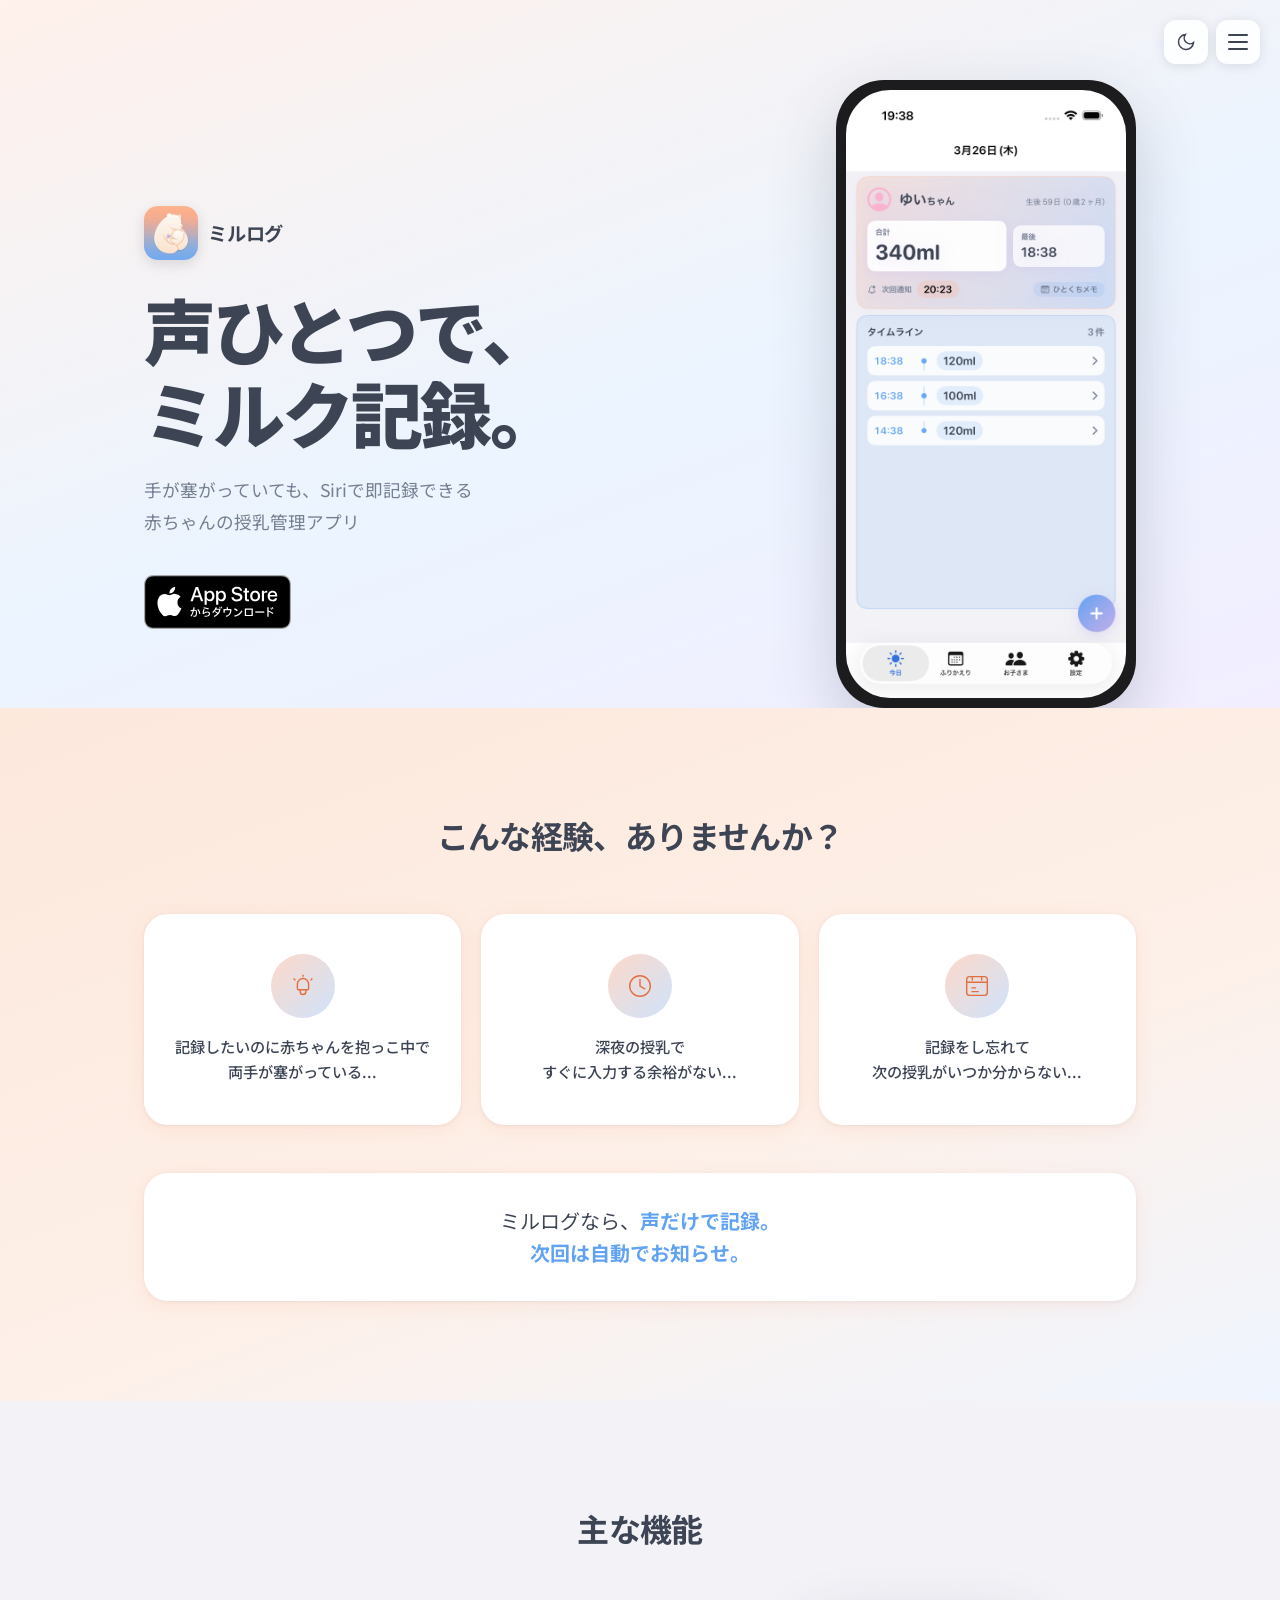
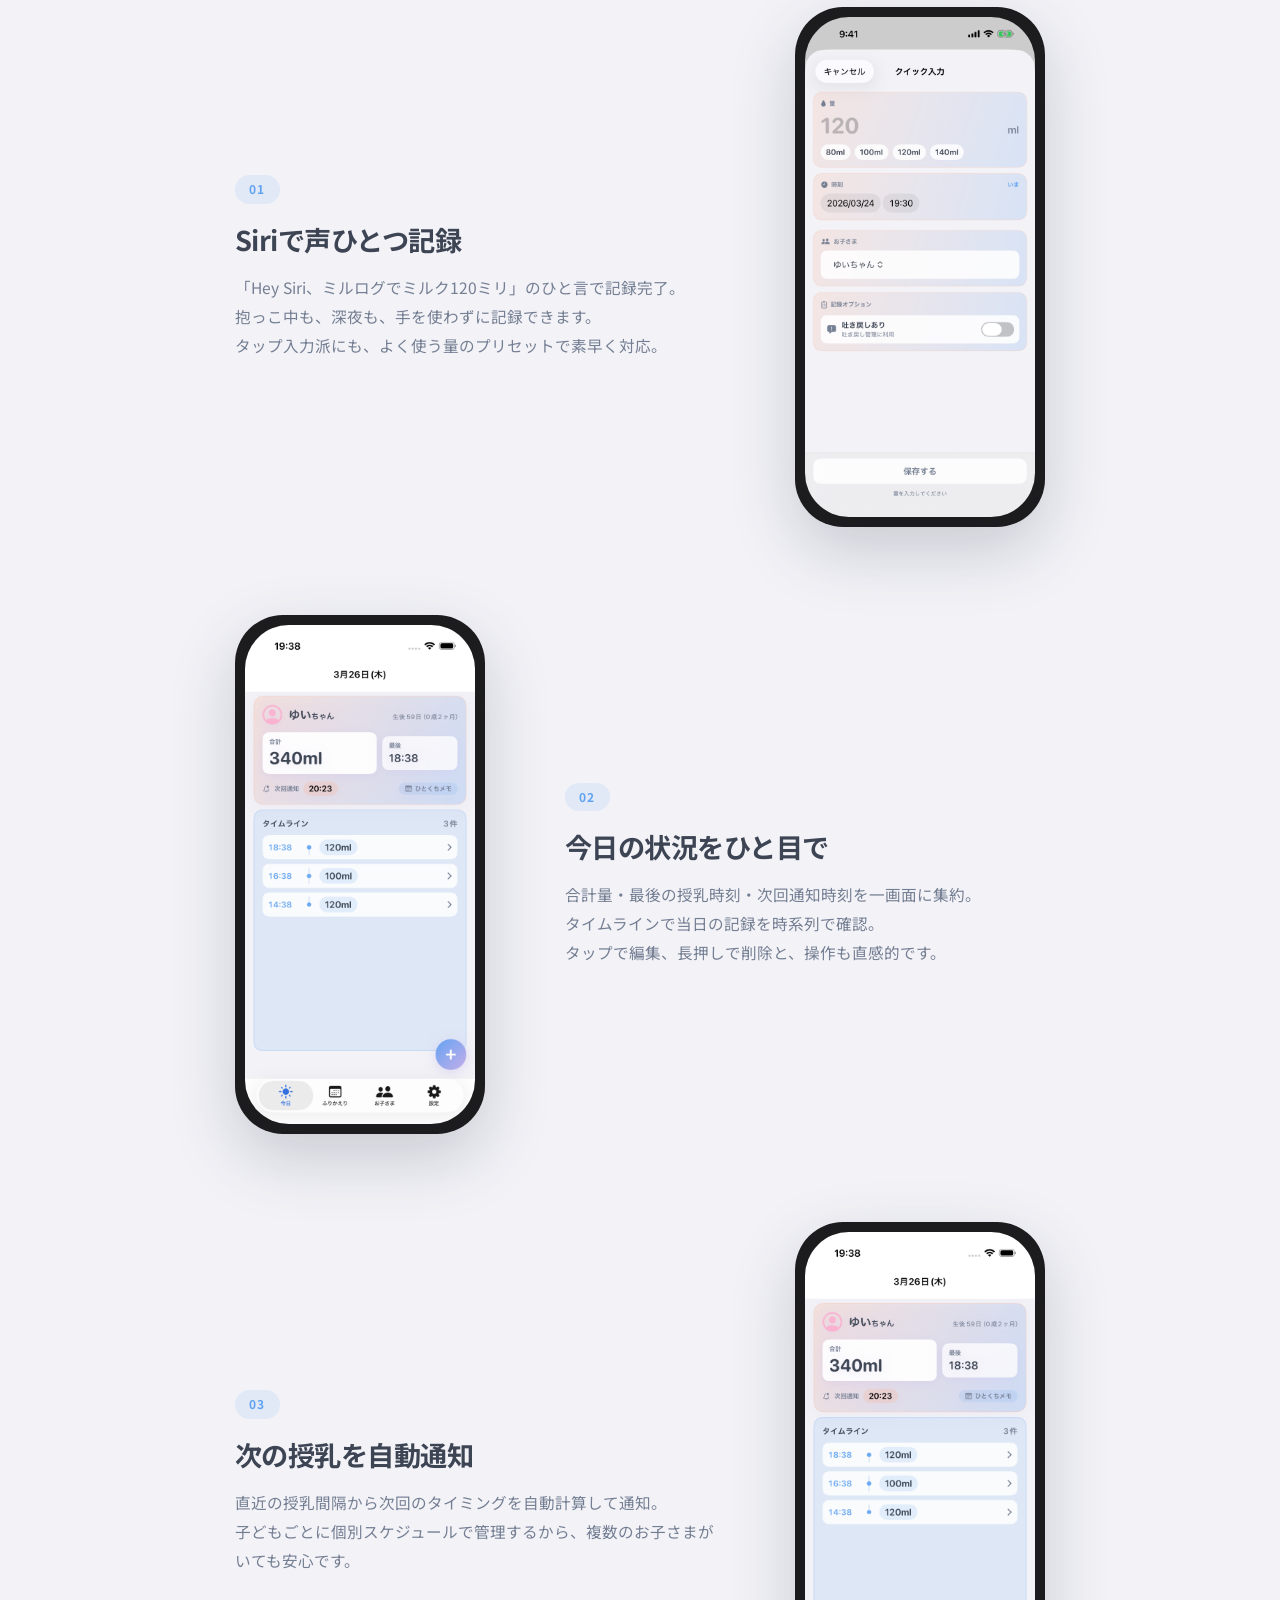
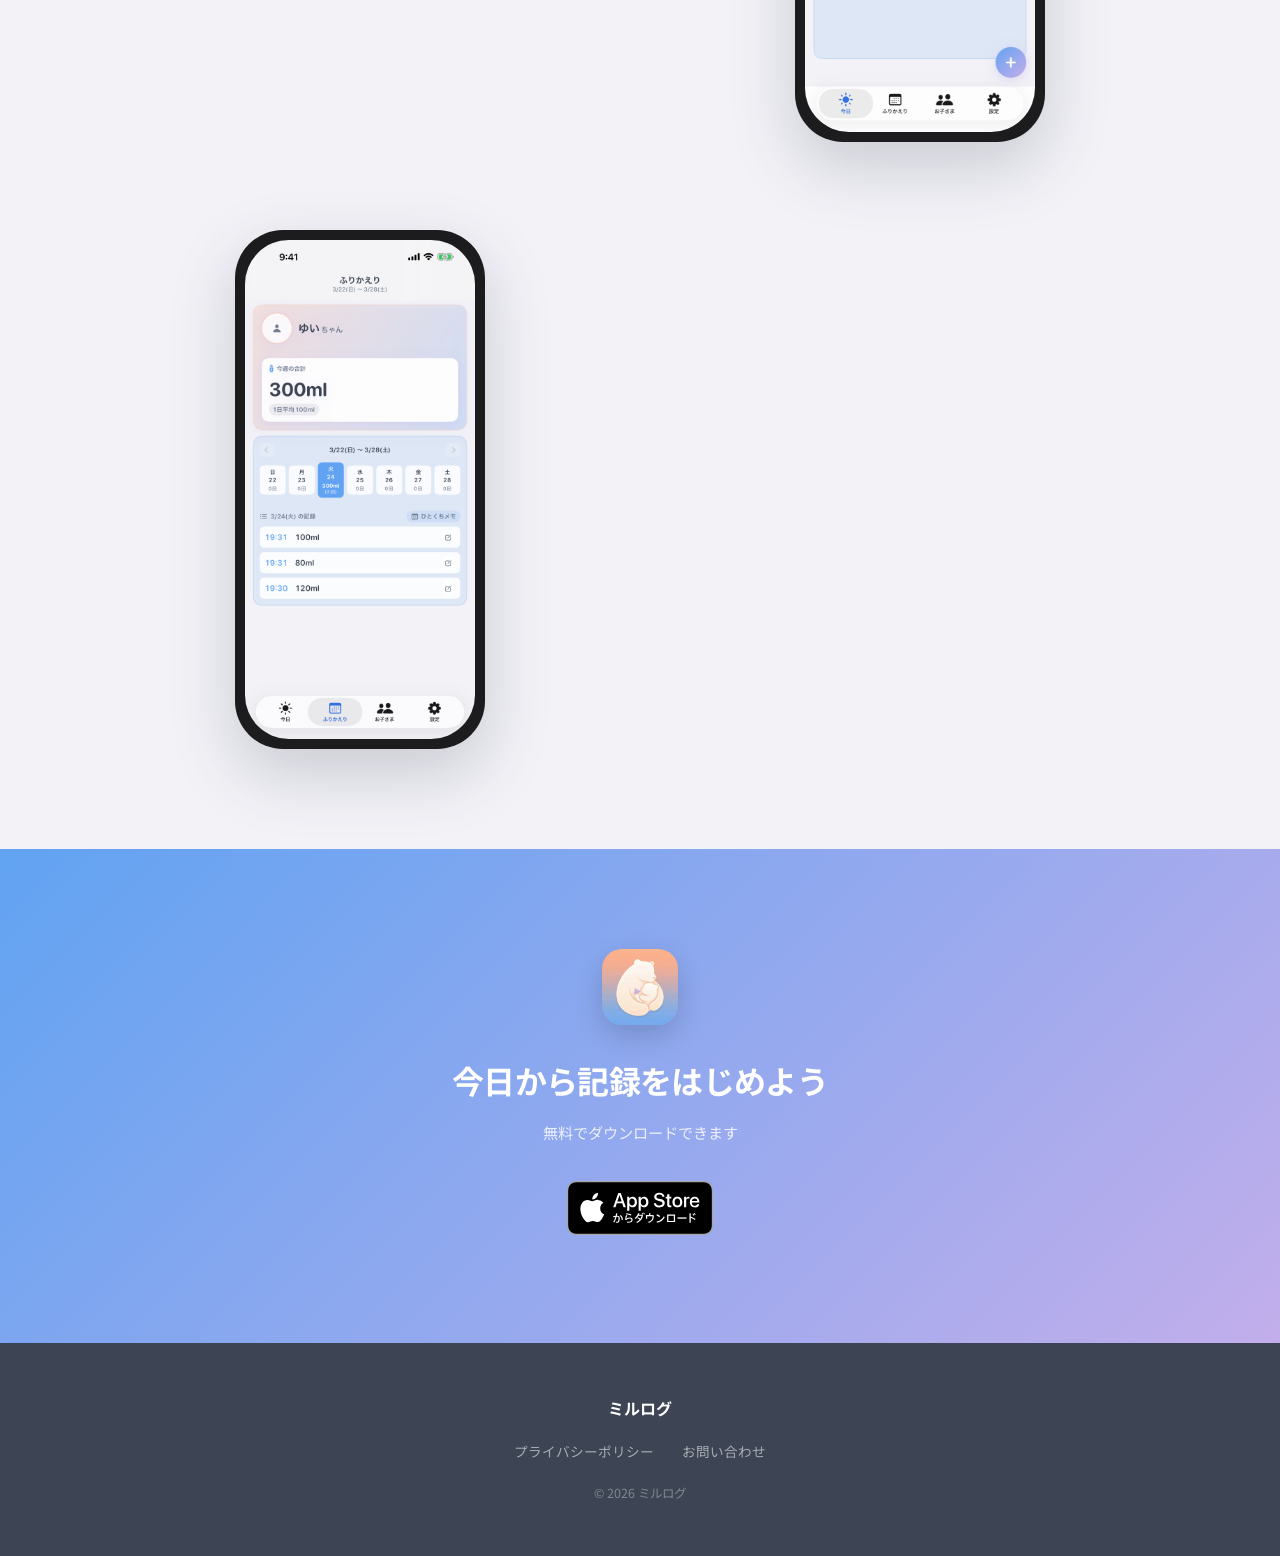
<file: index.html>
<!DOCTYPE html>
<html lang="ja">

<head>
  <!-- Google tag (gtag.js) -->
  <script async src="https://www.googletagmanager.com/gtag/js?id=G-CSY64VDM5P"></script>
  <script>
    window.dataLayer = window.dataLayer || [];
    function gtag(){dataLayer.push(arguments);}
    gtag('js', new Date());
    gtag('config', 'G-CSY64VDM5P');
  </script>
  <meta charset="UTF-8">
  <meta name="viewport" content="width=device-width, initial-scale=1.0">
  <title>ミルログ - 授乳管理アプリ</title>
  <meta name="description" content="声ひとつで、ミルク記録。手が塞がっていても、Siriで即記録できる赤ちゃんの授乳管理アプリ。">
  <meta property="og:title" content="ミルログ - 授乳管理アプリ">
  <meta property="og:description" content="声ひとつで、ミルク記録。手が塞がっていても、Siriで即記録できる赤ちゃんの授乳管理アプリ。">
  <meta property="og:image" content="./assets/images/icon.png">
  <meta property="og:type" content="website">
  <meta name="twitter:card" content="summary_large_image">
  <link rel="icon" href="./assets/images/icon.png" type="image/png">
  <link rel="preconnect" href="https://fonts.googleapis.com">
  <link rel="preconnect" href="https://fonts.gstatic.com" crossorigin>
  <link href="https://fonts.googleapis.com/css2?family=Noto+Sans+JP:wght@400;500;700;900&display=swap" rel="stylesheet">
  <link rel="stylesheet" href="./style.css">
</head>

<body>

  <!-- Global Nav -->
  <header class="global-nav">
    <button class="theme-toggle" id="theme-toggle" aria-label="ダークモード切替">
      <svg class="theme-toggle__sun" viewBox="0 0 24 24" fill="none" stroke="currentColor" stroke-width="1.8" aria-hidden="true">
        <circle cx="12" cy="12" r="4"/><path d="M12 2v2M12 20v2M4.22 4.22l1.42 1.42M18.36 18.36l1.42 1.42M2 12h2M20 12h2M4.22 19.78l1.42-1.42M18.36 5.64l1.42-1.42"/>
      </svg>
      <svg class="theme-toggle__moon" viewBox="0 0 24 24" fill="none" stroke="currentColor" stroke-width="1.8" aria-hidden="true">
        <path d="M21 12.79A9 9 0 1111.21 3 7 7 0 0021 12.79z"/>
      </svg>
    </button>
    <button class="hamburger" id="hamburger" aria-label="メニューを開く" aria-expanded="false" aria-controls="nav-menu">
      <span class="hamburger__line"></span>
      <span class="hamburger__line"></span>
      <span class="hamburger__line"></span>
    </button>
    <nav class="nav-menu" id="nav-menu" aria-hidden="true">
      <a href="https://apps.apple.com/app/id6761168385" target="_blank" rel="noopener noreferrer" class="nav-menu__item" id="nav-store">App Storeでダウンロード</a>
      <a href="./privacy/" class="nav-menu__item">プライバシーポリシー</a>
      <a href="https://docs.google.com/forms/d/e/1FAIpQLSebXE-oB0zj7e1wwz9V6bgFZXMlNq-PU2ME0EX8Ns8LvLQyqw/viewform"
        target="_blank" rel="noopener noreferrer" class="nav-menu__item">お問い合わせ</a>
    </nav>
  </header>
  <div class="nav-overlay" id="nav-overlay"></div>

  <!-- Hero -->
  <section class="hero">
    <div class="hero__inner container">
      <div class="hero__text">
        <div class="hero__brand">
          <img src="./assets/images/icon.png" alt="ミルログ アイコン" class="hero__app-icon">
          <span class="hero__app-name">ミルログ</span>
        </div>
        <h1 class="hero__catch">声ひとつで、<br>ミルク記録。</h1>
        <p class="hero__sub">手が塞がっていても、Siriで即記録できる<br>赤ちゃんの授乳管理アプリ</p>
        <a href="https://apps.apple.com/app/id6761168385" target="_blank" rel="noopener noreferrer" class="btn-badge" aria-label="App Storeからダウンロード">
          <img src="./assets/images/appstore-badge.svg" data-light-src="./assets/images/appstore-badge.svg" data-dark-src="./assets/images/appstore-badge-white.svg" alt="Download on the App Store" class="appstore-badge">
        </a>
      </div>
      <div class="hero__mockup">
        <div class="phone-frame">
          <img src="./assets/images/screenshots/today.png" data-light-src="./assets/images/screenshots/today.png" data-dark-src="./assets/images/screenshots/darkmode/today.png" alt="ミルログ 今日の記録画面">
        </div>
      </div>
    </div>
  </section>

  <!-- Problem -->
  <section class="problem">
    <div class="container">
      <h2 class="section-title">こんな経験、ありませんか？</h2>
      <div class="problem__grid">
        <div class="problem__card">
          <div class="problem__icon-wrap">
            <svg viewBox="0 0 32 32" fill="none" stroke="currentColor" stroke-width="1.5" aria-hidden="true">
              <path d="M10 14c0-3.3 2.7-6 6-6s6 2.7 6 6v4c0 1.1-.9 2-2 2h-8c-1.1 0-2-.9-2-2v-4z" />
              <path d="M13 20v2a3 3 0 006 0v-2" />
              <path d="M16 6V4M8 10l-2-2M24 10l2-2" />
            </svg>
          </div>
          <p>記録したいのに赤ちゃんを抱っこ中で<br>両手が塞がっている...</p>
        </div>
        <div class="problem__card">
          <div class="problem__icon-wrap">
            <svg viewBox="0 0 32 32" fill="none" stroke="currentColor" stroke-width="1.5" aria-hidden="true">
              <circle cx="16" cy="16" r="11" />
              <path d="M16 9v7l5 3" stroke-linecap="round" />
            </svg>
          </div>
          <p>深夜の授乳で<br>すぐに入力する余裕がない...</p>
        </div>
        <div class="problem__card">
          <div class="problem__icon-wrap">
            <svg viewBox="0 0 32 32" fill="none" stroke="currentColor" stroke-width="1.5" aria-hidden="true">
              <rect x="5" y="6" width="22" height="20" rx="3" />
              <path d="M5 12h22M11 6v4M21 6v4M10 18h5M10 22h8" />
            </svg>
          </div>
          <p>記録をし忘れて<br>次の授乳がいつか分からない...</p>
        </div>
      </div>
      <p class="problem__resolve">ミルログなら、<strong>声だけで記録。<br>次回は自動でお知らせ。</strong></p>
    </div>
  </section>

  <!-- Features -->
  <section class="features">
    <div class="container">
      <h2 class="section-title">主な機能</h2>

      <div class="feature">
        <div class="feature__body">
          <span class="feature__num">01</span>
          <h3 class="feature__title">Siriで声ひとつ記録</h3>
          <p class="feature__desc">「Hey Siri、ミルログでミルク120ミリ」のひと言で記録完了。<br>抱っこ中も、深夜も、手を使わずに記録できます。<br>タップ入力派にも、よく使う量のプリセットで素早く対応。
          </p>
        </div>
        <div class="feature__screen">
          <div class="phone-frame phone-frame--sm">
            <img src="./assets/images/screenshots/quickadd.png" data-light-src="./assets/images/screenshots/quickadd.png" data-dark-src="./assets/images/screenshots/darkmode/quickadd.png" alt="クイック入力画面">
          </div>
        </div>
      </div>

      <div class="feature feature--reverse">
        <div class="feature__body">
          <span class="feature__num">02</span>
          <h3 class="feature__title">今日の状況をひと目で</h3>
          <p class="feature__desc">合計量・最後の授乳時刻・次回通知時刻を一画面に集約。<br>タイムラインで当日の記録を時系列で確認。<br>タップで編集、長押しで削除と、操作も直感的です。</p>
        </div>
        <div class="feature__screen">
          <div class="phone-frame phone-frame--sm">
            <img src="./assets/images/screenshots/today.png" data-light-src="./assets/images/screenshots/today.png" data-dark-src="./assets/images/screenshots/darkmode/today.png" alt="今日の記録画面">
          </div>
        </div>
      </div>

      <div class="feature">
        <div class="feature__body">
          <span class="feature__num">03</span>
          <h3 class="feature__title">次の授乳を自動通知</h3>
          <p class="feature__desc">直近の授乳間隔から次回のタイミングを自動計算して通知。<br>子どもごとに個別スケジュールで管理するから、複数のお子さまがいても安心です。</p>
        </div>
        <div class="feature__screen">
          <div class="phone-frame phone-frame--sm">
            <img src="./assets/images/screenshots/today.png" data-light-src="./assets/images/screenshots/today.png" data-dark-src="./assets/images/screenshots/darkmode/today.png" alt="次回通知表示">
          </div>
        </div>
      </div>

      <div class="feature feature--reverse">
        <div class="feature__body">
          <span class="feature__num">04</span>
          <h3 class="feature__title">週ごとにふりかえり</h3>
          <p class="feature__desc">週間カレンダーと授乳量チャートで傾向を把握。<br>ミルクだけでなく、母乳・混合にも対応。<br>1日ごとのメモや気分も記録できる「ひとくちメモ」つき。</p>
        </div>
        <div class="feature__screen">
          <div class="phone-frame phone-frame--sm">
            <img src="./assets/images/screenshots/history.png" data-light-src="./assets/images/screenshots/history.png" data-dark-src="./assets/images/screenshots/darkmode/history.png" alt="ふりかえり画面">
          </div>
        </div>
      </div>

    </div>
  </section>

  <!-- CTA -->
  <section class="cta-section">
    <div class="container">
      <img src="./assets/images/icon.png" alt="ミルログ" class="cta-section__icon">
      <h2 class="cta-section__title">今日から記録をはじめよう</h2>
      <p class="cta-section__sub">無料でダウンロードできます</p>
      <a href="https://apps.apple.com/app/id6761168385" target="_blank" rel="noopener noreferrer" class="btn-badge" aria-label="App Storeからダウンロード">
        <img src="./assets/images/appstore-badge.svg" data-light-src="./assets/images/appstore-badge.svg" data-dark-src="./assets/images/appstore-badge-white.svg" alt="Download on the App Store" class="appstore-badge">
      </a>
    </div>
  </section>

  <!-- Footer -->
  <footer class="footer">
    <div class="container">
      <p class="footer__name">ミルログ</p>
      <nav class="footer__nav" aria-label="フッターナビゲーション">
        <a href="./privacy/">プライバシーポリシー</a>
        <a href="https://docs.google.com/forms/d/e/1FAIpQLSebXE-oB0zj7e1wwz9V6bgFZXMlNq-PU2ME0EX8Ns8LvLQyqw/viewform"
          target="_blank" rel="noopener noreferrer">お問い合わせ</a>
      </nav>
      <p class="footer__copy">&copy; 2026 ミルログ</p>
    </div>
  </footer>

  <script>
    // --- Hamburger ---
    const hamburger = document.getElementById('hamburger');
    const menu = document.getElementById('nav-menu');
    const overlay = document.getElementById('nav-overlay');

    function openMenu() {
      hamburger.classList.add('is-open');
      menu.classList.add('is-open');
      overlay.classList.add('is-open');
      hamburger.setAttribute('aria-expanded', 'true');
      menu.setAttribute('aria-hidden', 'false');
    }

    function closeMenu() {
      hamburger.classList.remove('is-open');
      menu.classList.remove('is-open');
      overlay.classList.remove('is-open');
      hamburger.setAttribute('aria-expanded', 'false');
      menu.setAttribute('aria-hidden', 'true');
    }

    hamburger.addEventListener('click', () => {
      hamburger.classList.contains('is-open') ? closeMenu() : openMenu();
    });
    overlay.addEventListener('click', closeMenu);
    menu.querySelectorAll('.nav-menu__item').forEach(item => {
      item.addEventListener('click', closeMenu);
    });

    // --- Theme Toggle ---
    const themeToggle = document.getElementById('theme-toggle');
    const STORAGE_KEY = 'millog-theme';

    function getSystemTheme() {
      return window.matchMedia('(prefers-color-scheme: dark)').matches ? 'dark' : 'light';
    }

    function applyTheme(theme) {
      document.documentElement.dataset.theme = theme;
      document.querySelectorAll('img[data-dark-src]').forEach(img => {
        img.src = theme === 'dark' ? img.dataset.darkSrc : img.dataset.lightSrc;
      });
    }

    // 初期テーマ（保存済み優先、なければシステム設定）
    applyTheme(localStorage.getItem(STORAGE_KEY) || getSystemTheme());

    themeToggle.addEventListener('click', () => {
      const next = document.documentElement.dataset.theme === 'dark' ? 'light' : 'dark';
      localStorage.setItem(STORAGE_KEY, next);
      applyTheme(next);
    });

    // システム設定変更を検知（手動設定がない場合のみ追従）
    window.matchMedia('(prefers-color-scheme: dark)').addEventListener('change', e => {
      if (!localStorage.getItem(STORAGE_KEY)) {
        applyTheme(e.matches ? 'dark' : 'light');
      }
    });

    // --- Scroll Reveal ---
    const observer = new IntersectionObserver((entries) => {
      entries.forEach(entry => {
        if (entry.isIntersecting) {
          entry.target.classList.add('is-visible');
          observer.unobserve(entry.target);
        }
      });
    }, { threshold: 0.2 });

    document.querySelectorAll('.feature__body').forEach(el => observer.observe(el));
  </script>

</body>

</html>
</file>
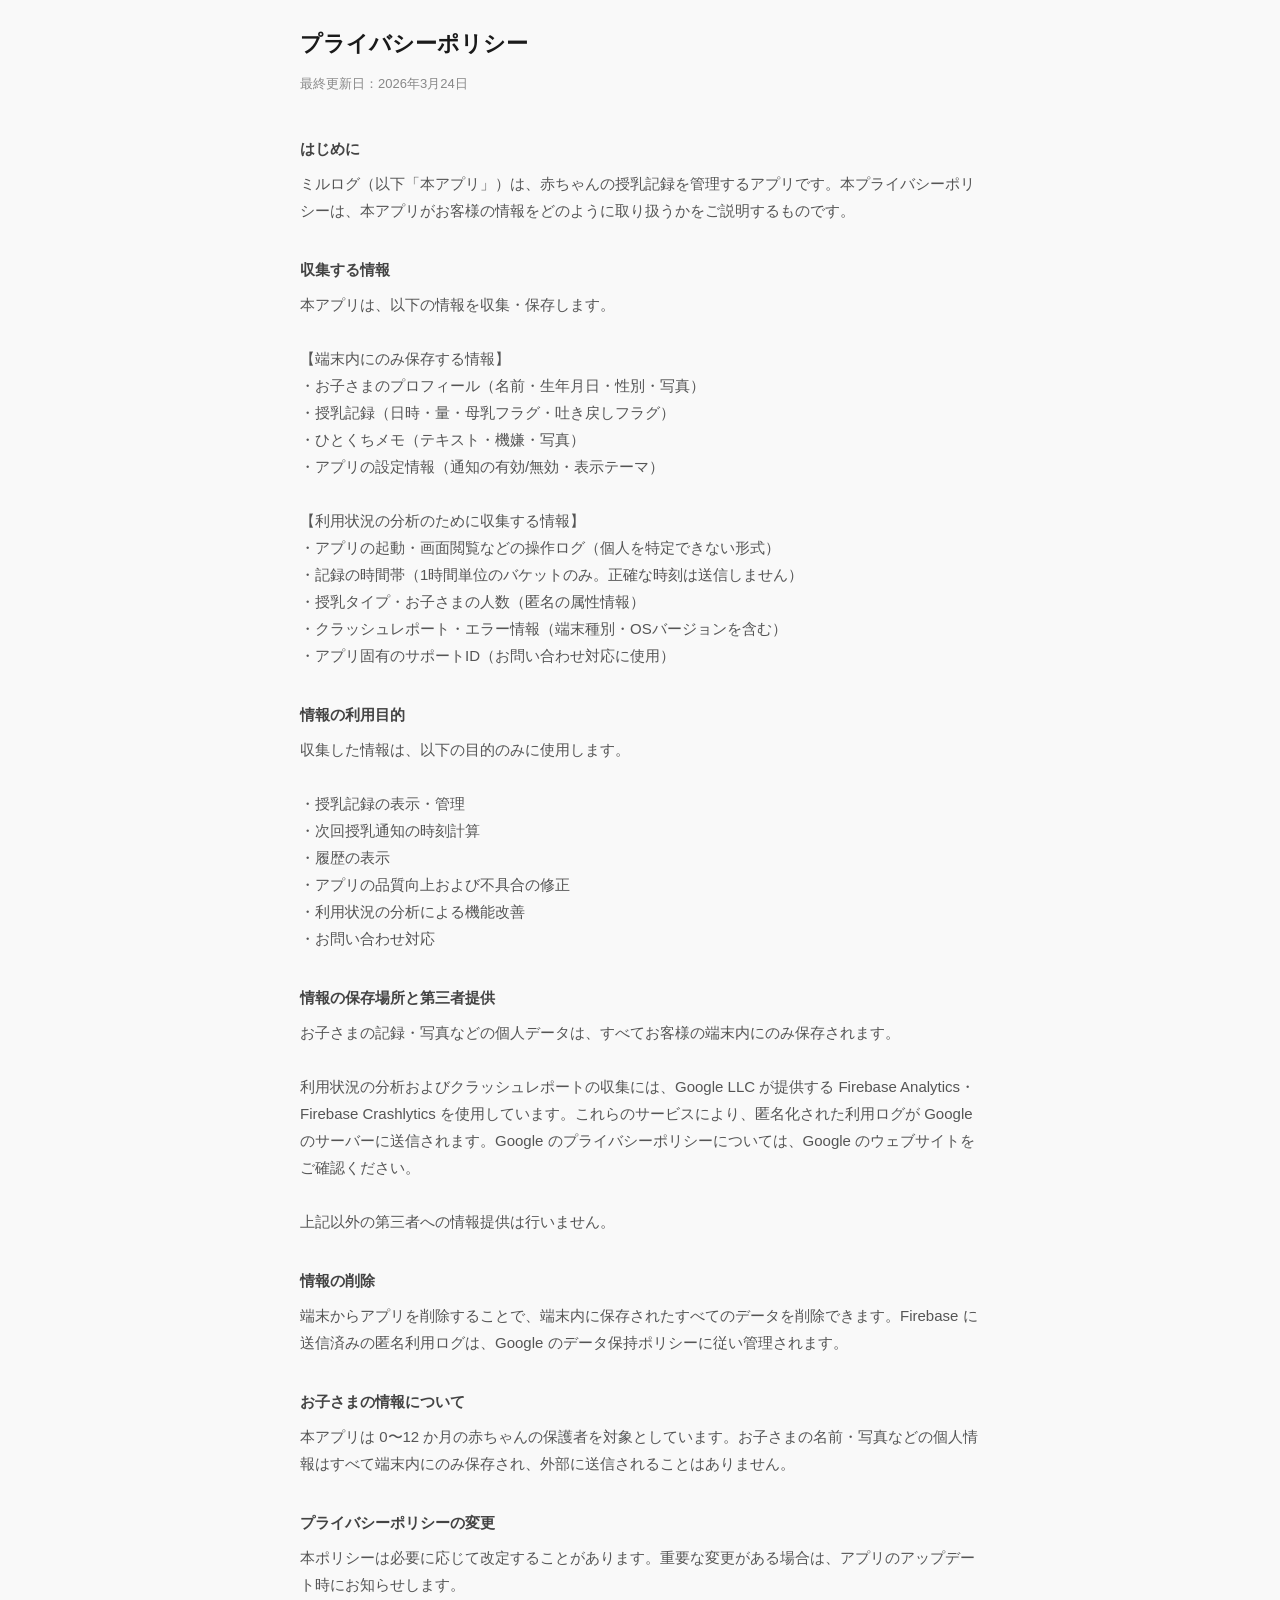
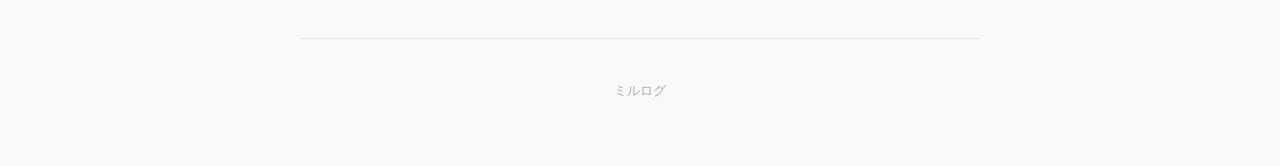
<file: docs/index.html>
<!DOCTYPE html>
<html lang="ja">
<head>
  <meta charset="UTF-8">
  <meta name="viewport" content="width=device-width, initial-scale=1.0">
  <title>プライバシーポリシー - ミルログ</title>
  <style>
    *, *::before, *::after { box-sizing: border-box; margin: 0; padding: 0; }
    body {
      font-family: -apple-system, "Helvetica Neue", sans-serif;
      font-size: 16px;
      line-height: 1.8;
      color: #333;
      background: #f9f9f9;
      padding: 24px 16px 64px;
    }
    .container { max-width: 680px; margin: 0 auto; }
    h1 {
      font-size: 22px;
      font-weight: 700;
      margin-bottom: 8px;
      color: #1a1a1a;
    }
    .updated {
      font-size: 13px;
      color: #888;
      margin-bottom: 40px;
    }
    h2 {
      font-size: 15px;
      font-weight: 700;
      color: #444;
      margin: 32px 0 8px;
    }
    p {
      font-size: 15px;
      color: #555;
      white-space: pre-line;
    }
    hr { border: none; border-top: 1px solid #e5e5e5; margin: 40px 0; }
  </style>
</head>
<body>
  <div class="container">
    <h1>プライバシーポリシー</h1>
    <p class="updated">最終更新日：2026年3月24日</p>

    <h2>はじめに</h2>
    <p>ミルログ（以下「本アプリ」）は、赤ちゃんの授乳記録を管理するアプリです。本プライバシーポリシーは、本アプリがお客様の情報をどのように取り扱うかをご説明するものです。</p>

    <h2>収集する情報</h2>
    <p>本アプリは、以下の情報を収集・保存します。

【端末内にのみ保存する情報】
・お子さまのプロフィール（名前・生年月日・性別・写真）
・授乳記録（日時・量・母乳フラグ・吐き戻しフラグ）
・ひとくちメモ（テキスト・機嫌・写真）
・アプリの設定情報（通知の有効/無効・表示テーマ）

【利用状況の分析のために収集する情報】
・アプリの起動・画面閲覧などの操作ログ（個人を特定できない形式）
・記録の時間帯（1時間単位のバケットのみ。正確な時刻は送信しません）
・授乳タイプ・お子さまの人数（匿名の属性情報）
・クラッシュレポート・エラー情報（端末種別・OSバージョンを含む）
・アプリ固有のサポートID（お問い合わせ対応に使用）</p>

    <h2>情報の利用目的</h2>
    <p>収集した情報は、以下の目的のみに使用します。

・授乳記録の表示・管理
・次回授乳通知の時刻計算
・履歴の表示
・アプリの品質向上および不具合の修正
・利用状況の分析による機能改善
・お問い合わせ対応</p>

    <h2>情報の保存場所と第三者提供</h2>
    <p>お子さまの記録・写真などの個人データは、すべてお客様の端末内にのみ保存されます。

利用状況の分析およびクラッシュレポートの収集には、Google LLC が提供する Firebase Analytics・Firebase Crashlytics を使用しています。これらのサービスにより、匿名化された利用ログが Google のサーバーに送信されます。Google のプライバシーポリシーについては、Google のウェブサイトをご確認ください。

上記以外の第三者への情報提供は行いません。</p>

    <h2>情報の削除</h2>
    <p>端末からアプリを削除することで、端末内に保存されたすべてのデータを削除できます。Firebase に送信済みの匿名利用ログは、Google のデータ保持ポリシーに従い管理されます。</p>

    <h2>お子さまの情報について</h2>
    <p>本アプリは 0〜12 か月の赤ちゃんの保護者を対象としています。お子さまの名前・写真などの個人情報はすべて端末内にのみ保存され、外部に送信されることはありません。</p>

    <h2>プライバシーポリシーの変更</h2>
    <p>本ポリシーは必要に応じて改定することがあります。重要な変更がある場合は、アプリのアップデート時にお知らせします。</p>

    <hr>
    <p style="font-size:13px; color:#aaa; text-align:center;">ミルログ</p>
  </div>
</body>
</html>
</file>
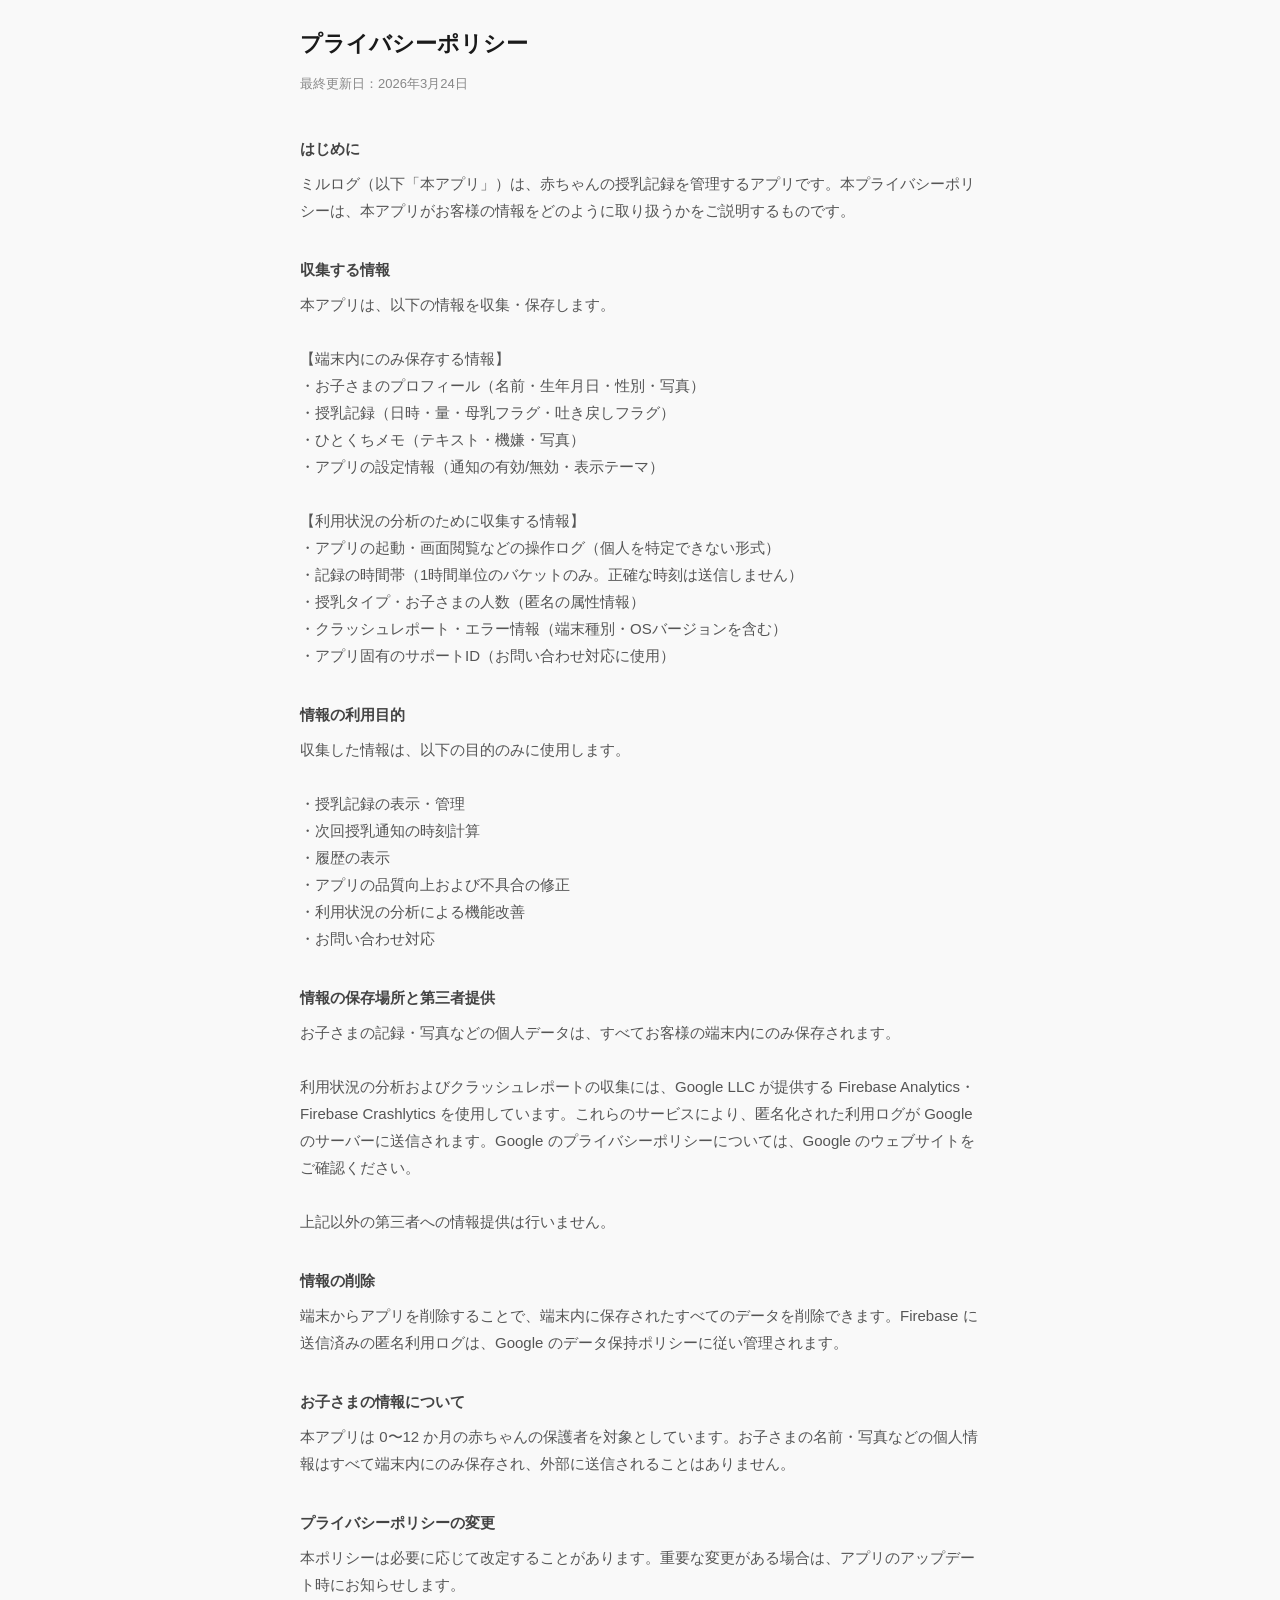
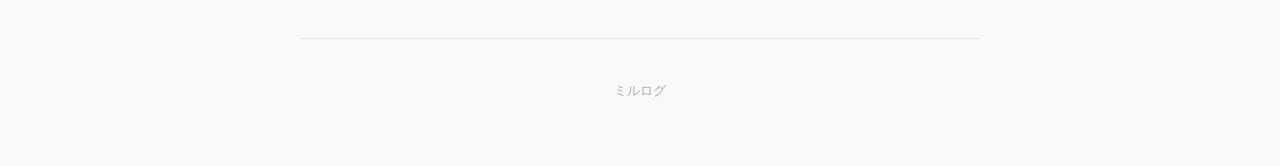
<file: privacy/index.html>
<!DOCTYPE html>
<html lang="ja">
<head>
  <!-- Google tag (gtag.js) -->
  <script async src="https://www.googletagmanager.com/gtag/js?id=G-CSY64VDM5P"></script>
  <script>
    window.dataLayer = window.dataLayer || [];
    function gtag(){dataLayer.push(arguments);}
    gtag('js', new Date());
    gtag('config', 'G-CSY64VDM5P');
  </script>
  <meta charset="UTF-8">
  <meta name="viewport" content="width=device-width, initial-scale=1.0">
  <title>プライバシーポリシー - ミルログ</title>
  <style>
    *, *::before, *::after { box-sizing: border-box; margin: 0; padding: 0; }
    body {
      font-family: -apple-system, "Helvetica Neue", sans-serif;
      font-size: 16px;
      line-height: 1.8;
      color: #333;
      background: #f9f9f9;
      padding: 24px 16px 64px;
    }
    .container { max-width: 680px; margin: 0 auto; }
    h1 {
      font-size: 22px;
      font-weight: 700;
      margin-bottom: 8px;
      color: #1a1a1a;
    }
    .updated {
      font-size: 13px;
      color: #888;
      margin-bottom: 40px;
    }
    h2 {
      font-size: 15px;
      font-weight: 700;
      color: #444;
      margin: 32px 0 8px;
    }
    p {
      font-size: 15px;
      color: #555;
      white-space: pre-line;
    }
    hr { border: none; border-top: 1px solid #e5e5e5; margin: 40px 0; }
  </style>
</head>
<body>
  <div class="container">
    <h1>プライバシーポリシー</h1>
    <p class="updated">最終更新日：2026年3月24日</p>

    <h2>はじめに</h2>
    <p>ミルログ（以下「本アプリ」）は、赤ちゃんの授乳記録を管理するアプリです。本プライバシーポリシーは、本アプリがお客様の情報をどのように取り扱うかをご説明するものです。</p>

    <h2>収集する情報</h2>
    <p>本アプリは、以下の情報を収集・保存します。

【端末内にのみ保存する情報】
・お子さまのプロフィール（名前・生年月日・性別・写真）
・授乳記録（日時・量・母乳フラグ・吐き戻しフラグ）
・ひとくちメモ（テキスト・機嫌・写真）
・アプリの設定情報（通知の有効/無効・表示テーマ）

【利用状況の分析のために収集する情報】
・アプリの起動・画面閲覧などの操作ログ（個人を特定できない形式）
・記録の時間帯（1時間単位のバケットのみ。正確な時刻は送信しません）
・授乳タイプ・お子さまの人数（匿名の属性情報）
・クラッシュレポート・エラー情報（端末種別・OSバージョンを含む）
・アプリ固有のサポートID（お問い合わせ対応に使用）</p>

    <h2>情報の利用目的</h2>
    <p>収集した情報は、以下の目的のみに使用します。

・授乳記録の表示・管理
・次回授乳通知の時刻計算
・履歴の表示
・アプリの品質向上および不具合の修正
・利用状況の分析による機能改善
・お問い合わせ対応</p>

    <h2>情報の保存場所と第三者提供</h2>
    <p>お子さまの記録・写真などの個人データは、すべてお客様の端末内にのみ保存されます。

利用状況の分析およびクラッシュレポートの収集には、Google LLC が提供する Firebase Analytics・Firebase Crashlytics を使用しています。これらのサービスにより、匿名化された利用ログが Google のサーバーに送信されます。Google のプライバシーポリシーについては、Google のウェブサイトをご確認ください。

上記以外の第三者への情報提供は行いません。</p>

    <h2>情報の削除</h2>
    <p>端末からアプリを削除することで、端末内に保存されたすべてのデータを削除できます。Firebase に送信済みの匿名利用ログは、Google のデータ保持ポリシーに従い管理されます。</p>

    <h2>お子さまの情報について</h2>
    <p>本アプリは 0〜12 か月の赤ちゃんの保護者を対象としています。お子さまの名前・写真などの個人情報はすべて端末内にのみ保存され、外部に送信されることはありません。</p>

    <h2>プライバシーポリシーの変更</h2>
    <p>本ポリシーは必要に応じて改定することがあります。重要な変更がある場合は、アプリのアップデート時にお知らせします。</p>

    <hr>
    <p style="font-size:13px; color:#aaa; text-align:center;">ミルログ</p>
  </div>
</body>
</html>
</file>
<file: style.css>
/* ==========================================
   ミルログ LP スタイル
   ========================================== */

/* ---------- Custom Properties ---------- */
:root {
  --blue:            #61A3F2;
  --peach:           #FBB99E;
  --lavender:        #C2AEEB;
  --bg:              #F2F2F7;
  --text-primary:    #3D4554;
  --text-secondary:  #757F93;
  --white:           #FFFFFF;

  --radius-lg: 24px;
  --radius-md: 16px;
  --radius-sm: 12px;

  --shadow-card:  0 4px 24px rgba(97, 163, 242, 0.12);
  --shadow-phone: 0 24px 64px rgba(61, 69, 84, 0.22);
}

/* ---------- Reset ---------- */
*, *::before, *::after {
  box-sizing: border-box;
  margin: 0;
  padding: 0;
}

html {
  scroll-behavior: smooth;
  scroll-snap-type: y mandatory;
}

body {
  font-family: 'Noto Sans JP', -apple-system, BlinkMacSystemFont, 'Segoe UI', sans-serif;
  color: var(--text-primary);
  background: var(--white);
  line-height: 1.7;
  -webkit-font-smoothing: antialiased;
}

img {
  max-width: 100%;
  display: block;
}

a {
  color: inherit;
  text-decoration: none;
}

/* ---------- Utility ---------- */
.container {
  width: 100%;
  max-width: 1040px;
  margin: 0 auto;
  padding: 0 24px;
}

.section-title {
  font-size: clamp(1.5rem, 3.5vw, 2rem);
  font-weight: 700;
  text-align: center;
  color: var(--text-primary);
  margin-bottom: 52px;
  letter-spacing: -0.02em;
}

/* ---------- Phone Frame ---------- */
.phone-frame {
  background: #1C1C1E;
  border-radius: 48px;
  padding: 10px;
  box-shadow: var(--shadow-phone);
  width: 260px;
  margin: 0 auto;
  position: relative;
}

.phone-frame img {
  border-radius: 40px;
  width: 100%;
  display: block;
}

.phone-frame--sm {
  width: 220px;
}

/* ---------- App Store Badge ---------- */
.btn-badge {
  display: inline-block;
  transition: opacity 0.2s ease, transform 0.2s ease;
}

.btn-badge:hover {
  opacity: 0.82;
  transform: translateY(-2px);
}

.appstore-badge {
  height: 54px;
  width: auto;
  display: block;
}

/* ---------- Scroll Snap ---------- */
section,
footer {
  scroll-snap-align: start;
}

/* ---------- Global Nav ---------- */
.global-nav {
  position: fixed;
  top: 20px;
  right: 20px;
  z-index: 200;
  display: flex;
  align-items: center;
  gap: 8px;
}

/* Hamburger button */
.hamburger {
  width: 44px;
  height: 44px;
  background: rgba(255, 255, 255, 0.85);
  backdrop-filter: blur(12px);
  -webkit-backdrop-filter: blur(12px);
  border: none;
  border-radius: 12px;
  box-shadow: 0 2px 12px rgba(0, 0, 0, 0.10);
  cursor: pointer;
  display: flex;
  flex-direction: column;
  justify-content: center;
  align-items: center;
  gap: 5px;
  padding: 0;
  position: relative;
  z-index: 110;
}

.hamburger__line {
  display: block;
  width: 20px;
  height: 2px;
  background: var(--text-primary);
  border-radius: 2px;
  transition: transform 0.3s cubic-bezier(0.4, 0, 0.2, 1),
              opacity 0.3s ease,
              width 0.3s ease;
  transform-origin: center;
}

/* Open state: three lines → X */
.hamburger.is-open .hamburger__line:nth-child(1) {
  transform: translateY(7px) rotate(45deg);
}
.hamburger.is-open .hamburger__line:nth-child(2) {
  opacity: 0;
  width: 0;
}
.hamburger.is-open .hamburger__line:nth-child(3) {
  transform: translateY(-7px) rotate(-45deg);
}

/* Overlay */
.nav-overlay {
  position: fixed;
  inset: 0;
  background: rgba(61, 69, 84, 0.3);
  backdrop-filter: blur(2px);
  -webkit-backdrop-filter: blur(2px);
  opacity: 0;
  pointer-events: none;
  transition: opacity 0.3s ease;
  z-index: 150;
}

.nav-overlay.is-open {
  opacity: 1;
  pointer-events: auto;
}

/* Menu panel */
.nav-menu {
  position: absolute;
  top: calc(100% + 10px);
  right: 0;
  background: rgba(255, 255, 255, 0.96);
  backdrop-filter: blur(16px);
  -webkit-backdrop-filter: blur(16px);
  border-radius: var(--radius-md);
  box-shadow: 0 8px 32px rgba(0, 0, 0, 0.12);
  min-width: 220px;
  overflow: hidden;
  opacity: 0;
  transform: translateY(-8px) scale(0.97);
  pointer-events: none;
  transition: opacity 0.25s ease, transform 0.25s cubic-bezier(0.4, 0, 0.2, 1);
  transform-origin: top right;
}

.nav-menu.is-open {
  opacity: 1;
  transform: translateY(0) scale(1);
  pointer-events: auto;
}

.nav-menu__item {
  display: block;
  padding: 16px 20px;
  font-size: 0.9rem;
  font-weight: 500;
  color: var(--text-primary);
  border-bottom: 1px solid rgba(0, 0, 0, 0.06);
  transition: background 0.15s ease;
}

.nav-menu__item:last-child {
  border-bottom: none;
}

.nav-menu__item:hover {
  background: rgba(97, 163, 242, 0.08);
  color: var(--blue);
}

#nav-store {
  font-weight: 700;
  color: var(--blue);
}

/* ---------- Hero ---------- */
.hero {
  background: linear-gradient(160deg, #FFF1EB 0%, #EBF4FF 55%, #F2EEFF 100%);
  padding: 80px 0 0;
  overflow: hidden;
}

.hero__inner {
  display: flex;
  flex-direction: column;
  align-items: center;
  text-align: center;
  gap: 56px;
}

.hero__brand {
  display: flex;
  align-items: center;
  justify-content: center;
  gap: 10px;
  margin-bottom: 28px;
}

.hero__app-icon {
  width: 54px;
  height: 54px;
  border-radius: 14px;
  box-shadow: 0 4px 14px rgba(0, 0, 0, 0.12);
}

.hero__app-name {
  font-size: 1.2rem;
  font-weight: 700;
  color: var(--text-primary);
  letter-spacing: -0.01em;
}

.hero__catch {
  font-size: clamp(2.8rem, 8vw, 4.5rem);
  font-weight: 900;
  line-height: 1.15;
  letter-spacing: -0.04em;
  color: var(--text-primary);
  margin-bottom: 20px;
}

.hero__sub {
  font-size: clamp(0.95rem, 2vw, 1.1rem);
  color: var(--text-secondary);
  margin-bottom: 36px;
  line-height: 1.85;
}

.hero__mockup {
  padding-top: 8px;
  position: relative;
}

/* ---------- Problem ---------- */
.problem {
  background: linear-gradient(160deg, #FDE8DC 0%, #FDF0E8 60%, #EFF5FF 100%);
  padding: 100px 0;
}

.problem .section-title {
  color: var(--text-primary);
}

.problem__grid {
  display: grid;
  grid-template-columns: repeat(auto-fit, minmax(200px, 1fr));
  gap: 20px;
  margin-bottom: 48px;
}

.problem__card {
  background: var(--white);
  border-radius: var(--radius-lg);
  padding: 40px 24px;
  text-align: center;
  display: flex;
  flex-direction: column;
  align-items: center;
  gap: 16px;
  box-shadow: 0 4px 20px rgba(251, 130, 80, 0.10), 0 1px 4px rgba(0,0,0,0.06);
}

.problem__icon-wrap {
  width: 64px;
  height: 64px;
  border-radius: 50%;
  background: linear-gradient(
    135deg,
    rgba(251, 185, 158, 0.55),
    rgba(97, 163, 242, 0.30)
  );
  display: flex;
  align-items: center;
  justify-content: center;
  flex-shrink: 0;
}

.problem__icon-wrap svg {
  width: 30px;
  height: 30px;
  color: #E07040;
}

.problem__card p {
  font-size: 0.95rem;
  font-weight: 500;
  color: var(--text-primary);
  line-height: 1.65;
}

.problem__resolve {
  text-align: center;
  font-size: clamp(1.05rem, 2.5vw, 1.25rem);
  color: var(--text-primary);
  padding: 32px 28px;
  background: var(--white);
  border-radius: var(--radius-lg);
  line-height: 1.6;
  box-shadow: 0 4px 20px rgba(251, 130, 80, 0.10), 0 1px 4px rgba(0,0,0,0.06);
}

.problem__resolve strong {
  color: var(--blue);
}

/* ---------- Features ---------- */
.features {
  background: var(--bg);
  padding: 100px 0;
}

.feature {
  display: flex;
  flex-direction: column;
  align-items: center;
  gap: 44px;
  margin-bottom: 88px;
}

.feature:last-child {
  margin-bottom: 0;
}

.feature__body {
  text-align: center;
  max-width: 480px;
  opacity: 0;
  transform: translateY(24px);
  transition: opacity 0.6s ease, transform 0.6s ease;
}

.feature__body.is-visible {
  opacity: 1;
  transform: translateY(0);
}

.feature__num {
  display: inline-block;
  font-size: 0.75rem;
  font-weight: 700;
  letter-spacing: 0.12em;
  color: var(--blue);
  background: rgba(97, 163, 242, 0.12);
  padding: 4px 14px;
  border-radius: 100px;
  margin-bottom: 18px;
}

.feature__title {
  font-size: clamp(1.3rem, 3vw, 1.7rem);
  font-weight: 700;
  letter-spacing: -0.02em;
  margin-bottom: 16px;
  color: var(--text-primary);
  line-height: 1.3;
}

.feature__desc {
  font-size: 0.975rem;
  color: var(--text-secondary);
  line-height: 1.85;
}

/* ---------- Privacy ---------- */
.privacy-section {
  background: var(--white);
  padding: 100px 0;
}

.privacy-card {
  max-width: 540px;
  margin: 0 auto;
  text-align: center;
  background: var(--bg);
  border-radius: var(--radius-lg);
  padding: 60px 44px;
  box-shadow: var(--shadow-card);
}

.privacy-card__icon {
  margin: 0 auto 28px;
  width: 60px;
  height: 60px;
}

.privacy-card__icon svg {
  width: 100%;
  height: 100%;
}

.privacy-card__title {
  font-size: clamp(1.3rem, 3vw, 1.7rem);
  font-weight: 700;
  letter-spacing: -0.02em;
  margin-bottom: 20px;
  line-height: 1.4;
  color: var(--text-primary);
}

.privacy-card__desc {
  font-size: 0.95rem;
  color: var(--text-secondary);
  line-height: 1.85;
  margin-bottom: 28px;
}

.link-text {
  color: var(--blue);
  font-size: 0.9rem;
  font-weight: 500;
  transition: opacity 0.2s;
}

.link-text:hover {
  opacity: 0.65;
}

/* ---------- CTA ---------- */
.cta-section {
  background: linear-gradient(135deg, var(--blue) 0%, var(--lavender) 100%);
  padding: 100px 0;
  text-align: center;
  color: var(--white);
}

.cta-section__icon {
  width: 76px;
  height: 76px;
  border-radius: 20px;
  box-shadow: 0 10px 28px rgba(0, 0, 0, 0.16);
  margin: 0 auto 28px;
}

.cta-section__title {
  font-size: clamp(1.5rem, 3.5vw, 2rem);
  font-weight: 700;
  letter-spacing: -0.02em;
  margin-bottom: 12px;
}

.cta-section__sub {
  font-size: 0.95rem;
  opacity: 0.82;
  margin-bottom: 36px;
}


/* ---------- Footer ---------- */
.footer {
  background: var(--text-primary);
  color: rgba(255, 255, 255, 0.55);
  padding: 52px 0;
  text-align: center;
}

.footer__name {
  font-size: 1rem;
  font-weight: 700;
  color: var(--white);
  margin-bottom: 18px;
}

.footer__nav {
  display: flex;
  justify-content: center;
  gap: 28px;
  margin-bottom: 20px;
  flex-wrap: wrap;
}

.footer__nav a {
  font-size: 0.85rem;
  color: rgba(255, 255, 255, 0.55);
  transition: color 0.2s;
}

.footer__nav a:hover {
  color: var(--white);
}

.footer__copy {
  font-size: 0.78rem;
  color: rgba(255, 255, 255, 0.35);
}

/* ---------- Mobile ---------- */
@media (max-width: 767px) {
  html {
    font-size: 81.25%; /* 16px → 13px、rem全体を約18.75%縮小 */
  }

  .hero {
    padding: 56px 0 0;
  }

  .hero__catch {
    font-size: 2.4rem;
  }

  .hero__sub {
    font-size: 0.9rem;
  }

  .problem,
  .features,
  .privacy-section,
  .cta-section {
    padding: 64px 0;
  }

  .section-title {
    margin-bottom: 36px;
  }

  .problem__card {
    padding: 28px 20px;
  }

  .problem__resolve {
    padding: 24px 20px;
  }

  .feature {
    gap: 32px;
    margin-bottom: 56px;
  }

  .privacy-card {
    padding: 40px 28px;
  }

  .cta-section__icon {
    width: 60px;
    height: 60px;
  }
}

/* ---------- Desktop ---------- */
@media (min-width: 768px) {
  .hero__inner {
    flex-direction: row;
    text-align: left;
    align-items: flex-end;
    justify-content: space-between;
    gap: 40px;
  }

  .hero__text {
    flex: 1;
    max-width: 520px;
    padding-bottom: 72px;
  }

  .hero__brand {
    justify-content: flex-start;
  }

  .hero__mockup {
    flex-shrink: 0;
    padding-top: 0;
    align-self: flex-end;
  }

  .feature {
    flex-direction: row;
    text-align: left;
    gap: 80px;
    align-items: center;
    justify-content: center;
  }

  .feature--reverse {
    flex-direction: row-reverse;
  }

  .feature__body {
    text-align: left;
    flex: 1;
  }

  .feature__screen {
    flex-shrink: 0;
  }
}

@media (min-width: 1024px) {
  .phone-frame {
    width: 300px;
  }

  .phone-frame img {
    border-radius: 44px;
  }

  .phone-frame--sm {
    width: 250px;
  }
}

/* ---------- Theme Toggle Button ---------- */
.theme-toggle {
  width: 44px;
  height: 44px;
  background: rgba(255, 255, 255, 0.85);
  backdrop-filter: blur(12px);
  -webkit-backdrop-filter: blur(12px);
  border: none;
  border-radius: 12px;
  box-shadow: 0 2px 12px rgba(0, 0, 0, 0.10);
  cursor: pointer;
  display: flex;
  align-items: center;
  justify-content: center;
  color: var(--text-primary);
  position: relative;
  z-index: 110;
}

.theme-toggle svg {
  width: 20px;
  height: 20px;
  position: absolute;
  transition: opacity 0.2s ease, transform 0.2s ease;
}

/* ライト時: moon表示、sun非表示 */
.theme-toggle__sun  { opacity: 0; transform: scale(0.7); }
.theme-toggle__moon { opacity: 1; transform: scale(1); }

/* ダーク時: sun表示、moon非表示 */
html[data-theme="dark"] .theme-toggle__sun  { opacity: 1; transform: scale(1); }
html[data-theme="dark"] .theme-toggle__moon { opacity: 0; transform: scale(0.7); }

/* ---------- Dark Mode ---------- */
@media (prefers-color-scheme: dark) {
  html:not([data-theme="light"]) .theme-toggle {
    background: rgba(255, 255, 255, 0.08);
    box-shadow: 0 2px 12px rgba(0, 0, 0, 0.3);
  }
  html:not([data-theme="light"]) .theme-toggle__sun  { opacity: 1; transform: scale(1); }
  html:not([data-theme="light"]) .theme-toggle__moon { opacity: 0; transform: scale(0.7); }
}

html[data-theme="dark"] .theme-toggle {
  background: rgba(255, 255, 255, 0.08);
  box-shadow: 0 2px 12px rgba(0, 0, 0, 0.3);
}

@media (prefers-color-scheme: dark) {
  html:not([data-theme="light"]) {
    --blue:            #8AC2F7;
    --peach:           #F1A694;
    --lavender:        #A08DE6;
    --bg:              #1C1C1E;
    --white:           #2C2C2E;
    --text-primary:    rgba(255, 255, 255, 0.90);
    --text-secondary:  rgba(255, 255, 255, 0.68);
    --shadow-card:     0 4px 24px rgba(0, 0, 0, 0.34);
    --shadow-phone:    0 24px 64px rgba(0, 0, 0, 0.5);
  }
  html:not([data-theme="light"]) body { background: var(--bg); }
  html:not([data-theme="light"]) .hero {
    background: linear-gradient(160deg, rgba(241,166,148,0.26) 0%, rgba(138,194,247,0.22) 55%, rgba(160,141,230,0.18) 100%);
  }
  html:not([data-theme="light"]) .problem {
    background: linear-gradient(160deg, rgba(241,166,148,0.20) 0%, rgba(241,166,148,0.14) 60%, rgba(138,194,247,0.16) 100%);
  }
  html:not([data-theme="light"]) .problem__card,
  html:not([data-theme="light"]) .problem__resolve {
    background: rgba(138,194,247,0.12);
    box-shadow: 0 4px 20px rgba(0,0,0,0.34), 0 1px 4px rgba(0,0,0,0.2);
    border: 1px solid rgba(138,194,247,0.34);
  }
  html:not([data-theme="light"]) .hamburger {
    background: rgba(255,255,255,0.08);
    box-shadow: 0 2px 12px rgba(0,0,0,0.3);
  }
  html:not([data-theme="light"]) .nav-menu {
    background: rgba(44,44,46,0.96);
    box-shadow: 0 8px 32px rgba(0,0,0,0.4);
  }
  html:not([data-theme="light"]) .nav-menu__item { border-bottom-color: rgba(255,255,255,0.06); }
  html:not([data-theme="light"]) .nav-overlay { background: rgba(0,0,0,0.5); }
  html:not([data-theme="light"]) .cta-section {
    background: linear-gradient(135deg, #8AC2F7 0%, #A08DE6 100%);
  }
  html:not([data-theme="light"]) .footer {
    background: #111113;
  }
  html:not([data-theme="light"]) .cta-section {
    color: #FFFFFF;
  }
  html:not([data-theme="light"]) .footer__name {
    color: #FFFFFF;
  }
  html:not([data-theme="light"]) .footer__nav a:hover {
    color: #FFFFFF;
  }
}

html[data-theme="dark"] {
  --blue:            #8AC2F7;
  --peach:           #F1A694;
  --lavender:        #A08DE6;
  --bg:              #1C1C1E;
  --white:           #2C2C2E;
  --text-primary:    rgba(255, 255, 255, 0.90);
  --text-secondary:  rgba(255, 255, 255, 0.68);
  --shadow-card:     0 4px 24px rgba(0, 0, 0, 0.34);
  --shadow-phone:    0 24px 64px rgba(0, 0, 0, 0.5);
}
html[data-theme="dark"] body { background: var(--bg); }
html[data-theme="dark"] .hero {
  background: linear-gradient(160deg, rgba(241,166,148,0.26) 0%, rgba(138,194,247,0.22) 55%, rgba(160,141,230,0.18) 100%);
}
html[data-theme="dark"] .problem {
  background: linear-gradient(160deg, rgba(241,166,148,0.20) 0%, rgba(241,166,148,0.14) 60%, rgba(138,194,247,0.16) 100%);
}
html[data-theme="dark"] .problem__card,
html[data-theme="dark"] .problem__resolve {
  background: rgba(138,194,247,0.12);
  box-shadow: 0 4px 20px rgba(0,0,0,0.34), 0 1px 4px rgba(0,0,0,0.2);
  border: 1px solid rgba(138,194,247,0.34);
}
html[data-theme="dark"] .hamburger {
  background: rgba(255,255,255,0.08);
  box-shadow: 0 2px 12px rgba(0,0,0,0.3);
}
html[data-theme="dark"] .nav-menu {
  background: rgba(44,44,46,0.96);
  box-shadow: 0 8px 32px rgba(0,0,0,0.4);
}
html[data-theme="dark"] .nav-menu__item { border-bottom-color: rgba(255,255,255,0.06); }
html[data-theme="dark"] .nav-overlay { background: rgba(0,0,0,0.5); }
html[data-theme="dark"] .cta-section {
  background: linear-gradient(135deg, #8AC2F7 0%, #A08DE6 100%);
}
html[data-theme="dark"] .footer {
  background: #111113;
}
html[data-theme="dark"] .cta-section {
  color: #FFFFFF;
}
html[data-theme="dark"] .footer__name {
  color: #FFFFFF;
}
html[data-theme="dark"] .footer__nav a:hover {
  color: #FFFFFF;
}
</file>
